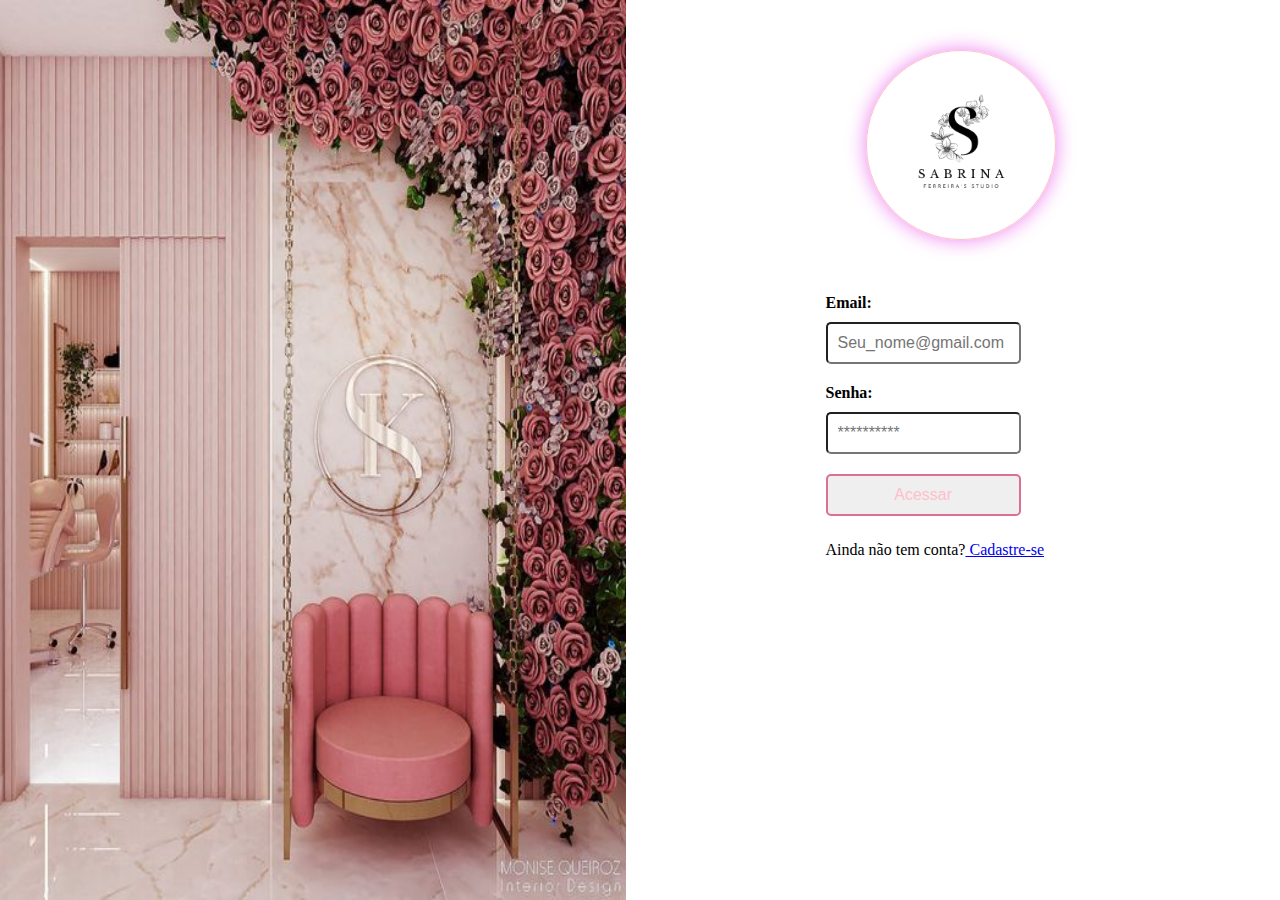
<file: index.html>
<!DOCTYPE html>
<html lang="en">
<head>

    <meta charset="UTF-8">
    <meta name="viewport" content="width=device-width, initial-scale=1.0">
    <link rel="stylesheet" href="css/pgs.css">
    <script defer src="js/p02.js"></script>

    <title>Sistema de login</title>
</head>
<body>
    <div class="container">

        <img class="img1" src="img/design.jpg">
        <div class="container_form">
        <img  class="logo" src="img/logo.png" alt="Logo do site">
        <form>
            <p>
                <label for="txt_email">Email:</label>
                <input id="txt_email" type="email" 
                placeholder="Seu_nome@gmail.com" required>
            </p>

            <p>
                <Label for="email">Senha:</Label>
                <input id="senha" type="password" 
                placeholder="**********" required>
            </p>

            <button onclick = "faz_login(event)">Acessar</button>
            <p class="Cadastre-se">Ainda não tem conta?<a href="login02.html" target="blank">  Cadastre-se</a></p>
        </form>
       </div>
    </div>
</body>
</file>
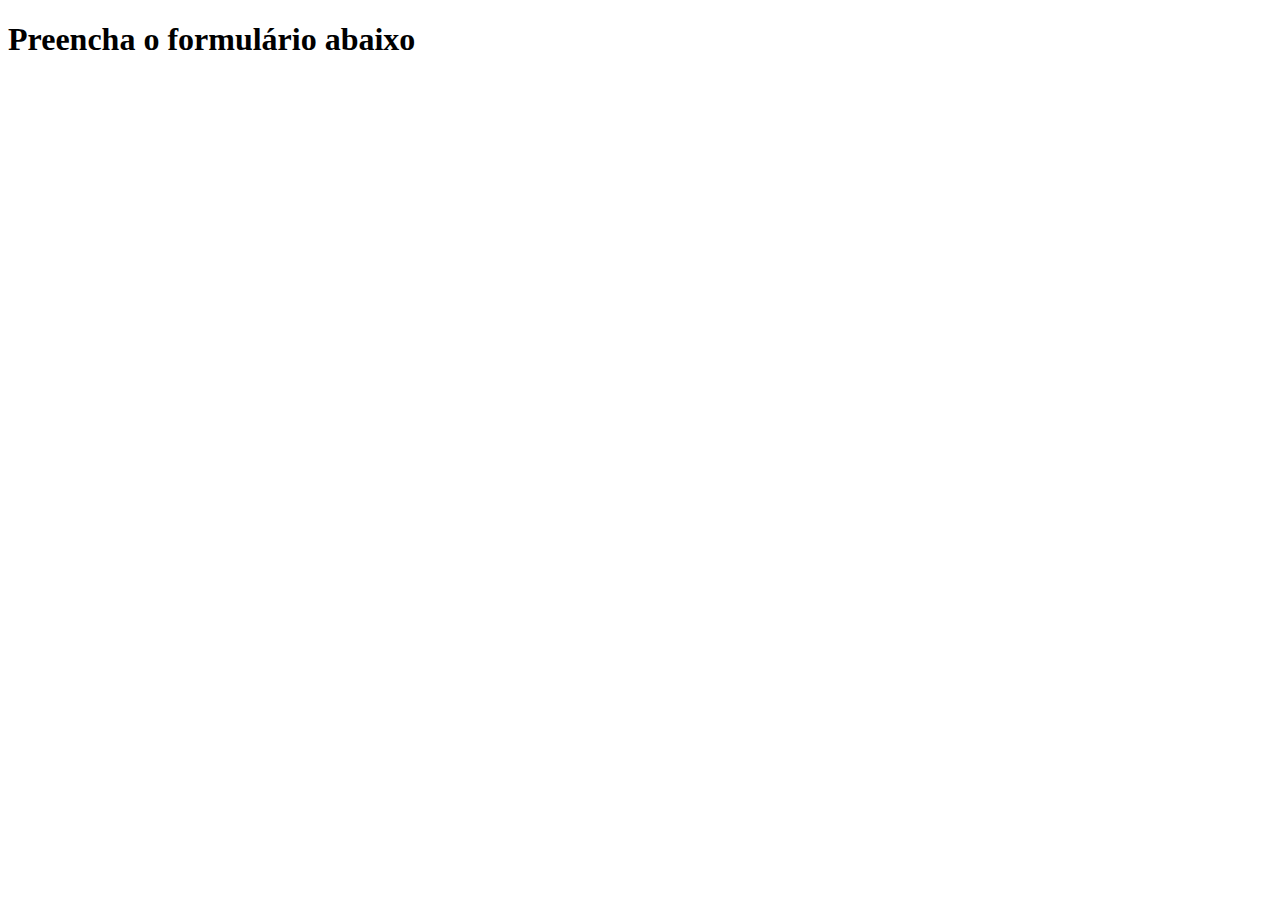
<file: nova.html>
<!DOCTYPE html>
<html lang="en">
<head>
    <meta charset="UTF-8">
    <meta name="viewport" content="width=device-width, initial-scale=1.0">
    <title>Document</title>
</head>
<body>
    <h1>Preencha o formulário abaixo</h1>
</body>
</html>
</file>
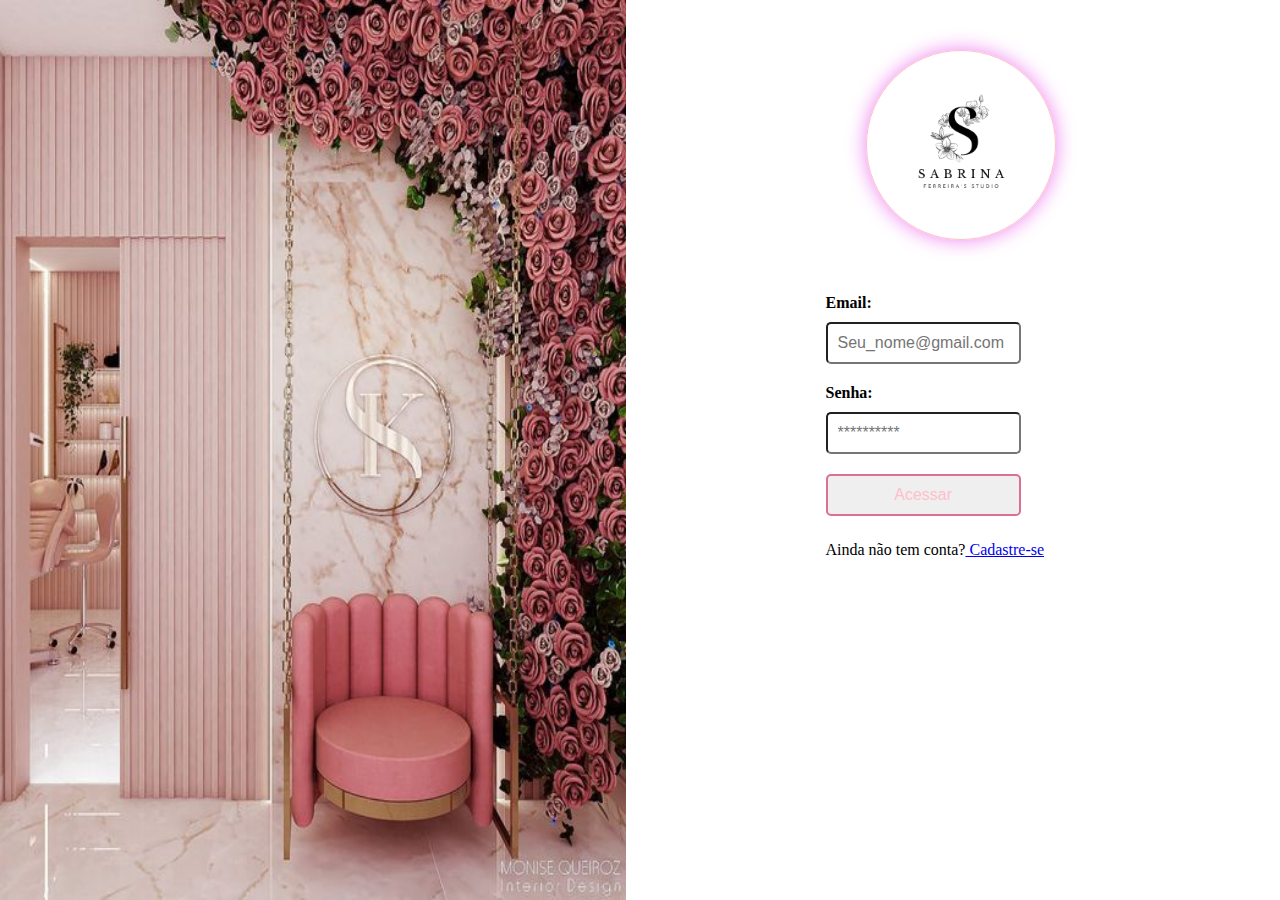
<file: site.html>
<!DOCTYPE html>
<html lang="en">
<head>

    <meta charset="UTF-8">
    <meta name="viewport" content="width=device-width, initial-scale=1.0">
    <link rel="stylesheet" href="css/pgs.css">
    <script defer src="js/p02.js"></script>

    <title>Sistema de login</title>
</head>
<body>
    <div class="container">

        <img class="img1" src="img/design.jpg" 
        alt="Menino no computador ,parece estressado">
        <div class="container_form">
        <img  class="logo" src="img/logo.png" alt="Logo do site">
        <form>
            <p>
                <label for="email">Email:</label>
                <input id="email" type="email" 
                placeholder="Seu_nome@gmail.com" required>
            </p>

            <p>
                <Label for="email">Senha:</Label>
                <input id="senha" type="password" 
                placeholder="**********" required>
            </p>

            <button onclick = "faz_login(event)">Acessar</button>
            <p class="Cadastre-se">Ainda não tem conta?<a href="nova.html" target="blank">  Cadastre-se</a></p>
        </form>
       </div>
    </div>
</body>
</file>
<file: css/pgs.css>
*{
    margin: 0;
    padding: 0;
    box-sizing: border-box;
}
body{
    background-color: white;
    color: black;
    display: flex;
}

.container{
    display: flex;
   
} 
.img1{
    width: 50%;
    height: 100vh;
    min-width: 350px;
}

.container_form{
    width: 50%;
    padding: 50px 100px;

}
.logo{
    border: 1px solid pink;
    border-radius: 150px;
    box-shadow: 0 0 20px violet;
    height: 190px;
    margin-bottom: 50px;
    margin-left: 140px;
}
form{
    padding-left: 100px;
}
form p{
 margin-bottom: 20px;
}
form label{
    display: block;
    font-weight: bold;
    margin-bottom: 10px;
}
form input{
    padding: 10px;
    width: 60%;
    font-size: 16px;
    border-radius: 5px;
}
form input:focus{
    outline: none;
    border: 2px solid pink;
}
a.link{
    color: blue;
}
button{
    padding: 10px;
    width: 60%;
    font-size: 16px;
    border-radius: 5px;
    margin-bottom: 25px;
    color: pink;
    outline: none;
    border: 2px solid palevioletred;
}
button:hover{
    background-color: pink;
    transition: 2s;
}
.cadastre{
    padding-left: 100px;
}
</file>
